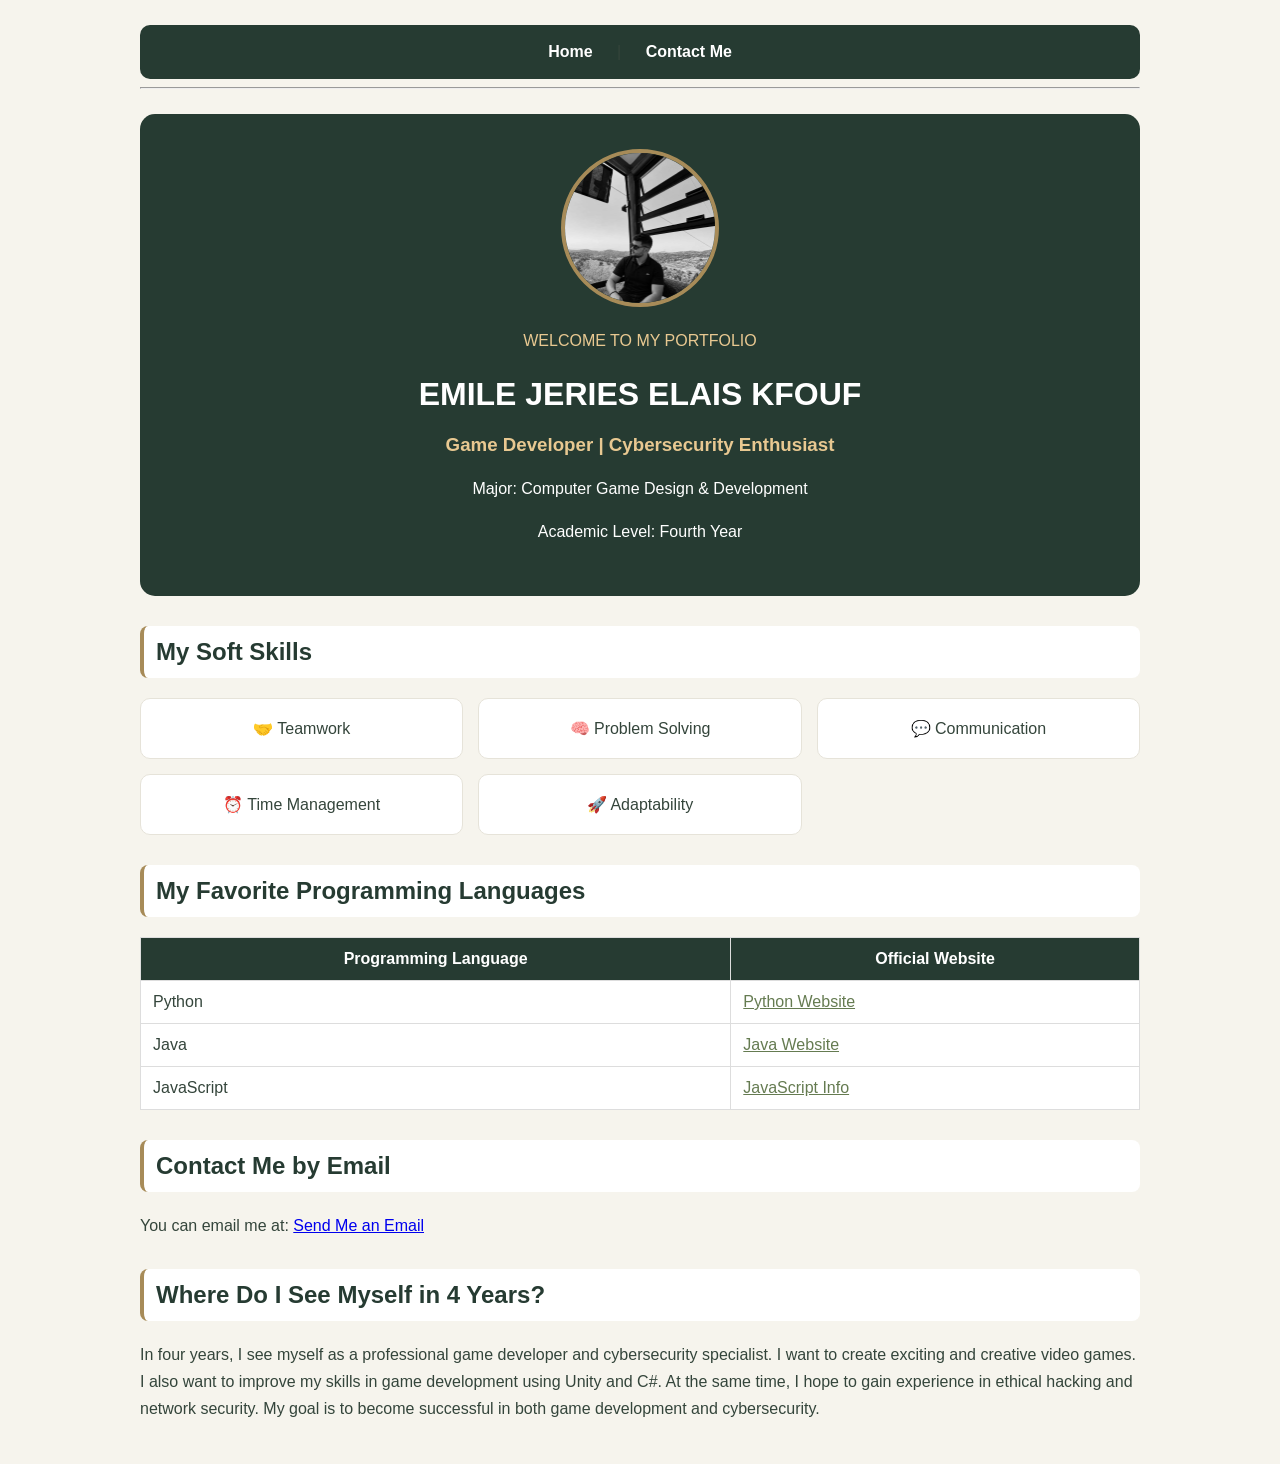
<file: index.html>
<!DOCTYPE html>
<html>
<head>
    <title><title>EMILE KFOUF - SID:180339</title></title>
    <link rel="stylesheet" href="style.css">
</head>
<body>

<nav>
    <a href="index.html">Home</a> |
    <a href="contact.html">Contact Me</a>
</nav>
<hr>

  
<div class="hero">
    <img src="profile.jpg" alt="Emile Profile Photo" class="hero-photo">
    <p class="welcome">WELCOME TO MY PORTFOLIO</p>

    <h1>EMILE JERIES ELAIS KFOUF</h1>

    <h3>Game Developer | Cybersecurity Enthusiast</h3>

    <p>Major: Computer Game Design & Development</p>

    <p>Academic Level: Fourth Year</p>
</div>



<h2>My Soft Skills</h2>

<div class="skills-container">

    <div class="skill-card">🤝 Teamwork</div>

    <div class="skill-card">🧠 Problem Solving</div>

    <div class="skill-card">💬 Communication</div>

    <div class="skill-card">⏰ Time Management</div>

    <div class="skill-card">🚀 Adaptability</div>

</div>

<h2>My Favorite Programming Languages</h2>

<table border="1">
    <tr>
        <th>Programming Language</th>
        <th>Official Website</th>
    </tr>
    <tr>
        <td>Python</td>
        <td><a href="https://www.python.org">Python Website</a></td>
    </tr>
    <tr>
        <td>Java</td>
        <td><a href="https://www.java.com">Java Website</a></td>
    </tr>
    <tr>
        <td>JavaScript</td>
        <td><a href="https://developer.mozilla.org/en-US/docs/Web/JavaScript">JavaScript Info</a></td>
    </tr>
</table>

<h2>Contact Me by Email</h2>

<p>
    You can email me at:
    <a href="mailto:ejkfouf24@cit.just.edu.jo">
        Send Me an Email
    </a>
</p>

<h2>Where Do I See Myself in 4 Years?</h2>

<p>
    In four years, I see myself as a professional
    game developer and cybersecurity specialist.
    I want to create exciting and creative video games.
    I also want to improve my skills in game
    development using Unity and C#.
    At the same time, I hope to gain experience
    in ethical hacking and network security.
    My goal is to become successful in both
    game development and cybersecurity.
</p>

</body>
</html>
</file>
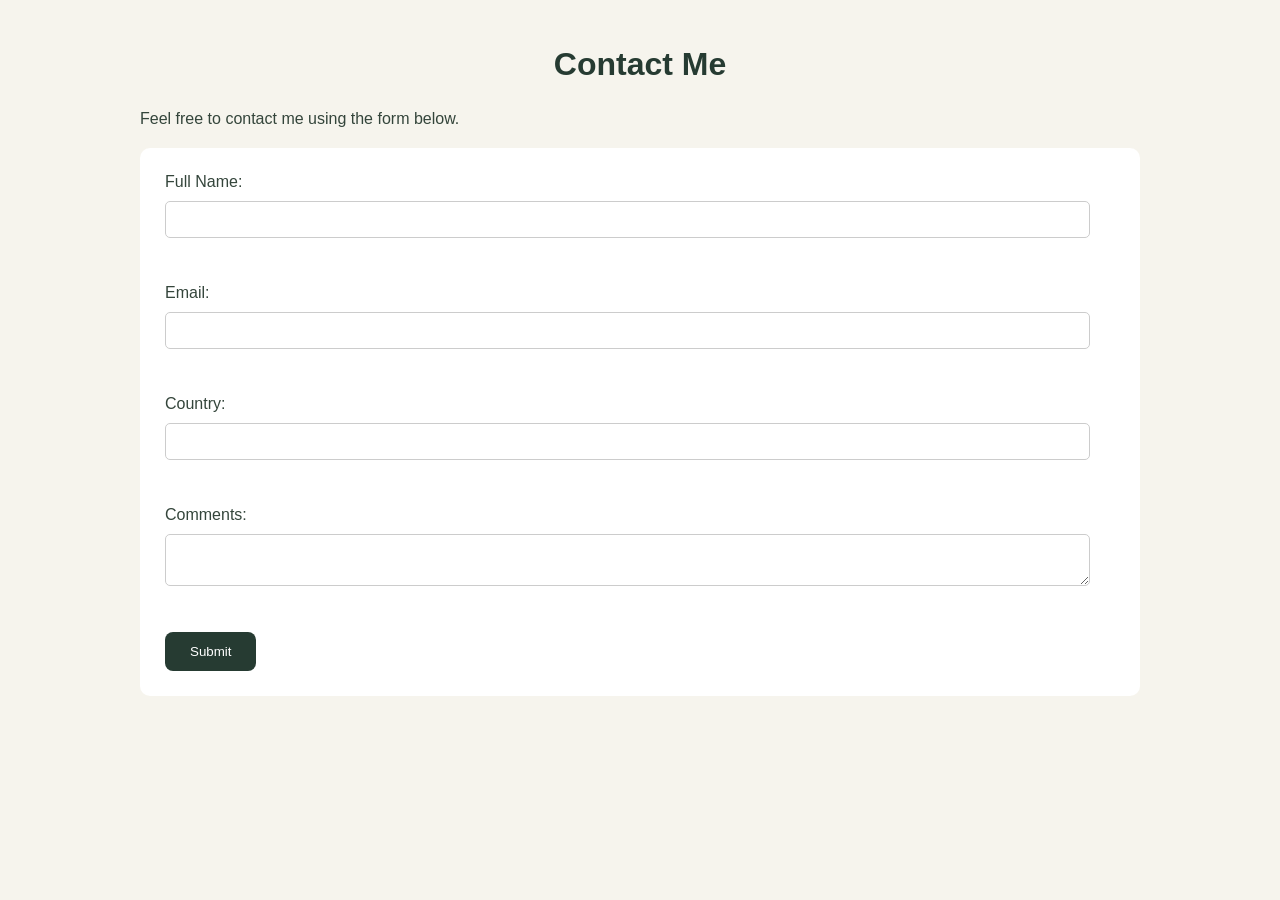
<file: contact.html>
<!DOCTYPE html>
<html>
<head>
    <title>Contact Me</title>
    <link rel="stylesheet" href="style.css">
</head>
<body>

    <h1>Contact Me</h1>

    <p>Feel free to contact me using the form below.</p>

<form id="contactForm">

    <label>Full Name:</label>
    <input type="text" id="name">
    <br><br>

    <label>Email:</label>
    <input type="email" id="email">
    <br><br>

    <label>Country:</label>
    <input type="text" id="country">
    <br><br>

    <label>Comments:</label>
    <textarea id="comments"></textarea>
    <br><br>

    <button type="submit">Submit</button>

</form>

<script>
document.getElementById("contactForm").onsubmit = function(event) {
    event.preventDefault();

    var name = document.getElementById("name").value;
    var email = document.getElementById("email").value;
    var country = document.getElementById("country").value;
    var comments = document.getElementById("comments").value;

    if (name.trim() == "" || email.trim() == "" ||
        country.trim() == "" || comments.trim() == "") {
        alert("Please fill in all fields!");
    } else {
        alert("Form submitted successfully!");
    }
};
</script>

</body>
</html>
</file>
<file: style.css>
body {
    font-family: Arial, sans-serif;
    background: #f6f4ed;
    color: #34453b;
    max-width: 1000px;
    margin: auto;
    padding: 25px;
}

nav {
    background: #263b32;
    padding: 18px;
    text-align: center;
    border-radius: 10px;
}

nav a {
    color: white;
    margin: 20px;
    text-decoration: none;
    font-weight: bold;
}

nav a:hover {
    color: #e8c891;
}

h1 {
    text-align: center;
    color: #263b32;
}

h2 {
    color: #263b32;
    background: white;
    padding: 12px;
    border-left: 4px solid #a78b58;
    border-radius: 8px;
    margin-top: 30px;
}

p {
    line-height: 1.7;
}

.hero {
    background: #263b32;
    text-align: center;
    color: white;
    padding: 35px;
    border-radius: 15px;
    margin-top: 25px;
}

.hero h1 {
    color: white;
}

.hero h3, .welcome {
    color: #e8c891;
}

.hero-photo {
    width: 150px;
    height: 150px;
    object-fit: cover;
    border-radius: 50%;
    border: 4px solid #a78b58;
}

.skills-container {
    display: grid;
    grid-template-columns: repeat(3, 1fr);
    gap: 15px;
}

.skill-card {
    background: white;
    padding: 20px;
    text-align: center;
    border-radius: 10px;
    border: 1px solid #e6e3d9;
}

.skill-card:hover {
    border-color: #a78b58;
    background: #faf5e9;
}

table {
    width: 100%;
    border-collapse: collapse;
    background: white;
}

th, td {
    padding: 12px;
    border: 1px solid #ddd;
}

th {
    background: #263b32;
    color: white;
}

td a {
    color: #657b51;
}

form {
    background: white;
    padding: 25px;
    border-radius: 10px;
}

input, textarea {
    display: block;
    width: 95%;
    padding: 10px;
    margin: 10px 0;
    border: 1px solid #ccc;
    border-radius: 5px;
}

button {
    background: #263b32;
    color: white;
    padding: 12px 25px;
    border: none;
    border-radius: 8px;
    cursor: pointer;
}

button:hover {
    background: #657b51;
}

@media (max-width: 600px) {
    body {
        padding: 12px;
    }

    .skills-container {
        grid-template-columns: repeat(2, 1fr);
    }

    nav a {
        margin: 8px;
    }
}
</file>
